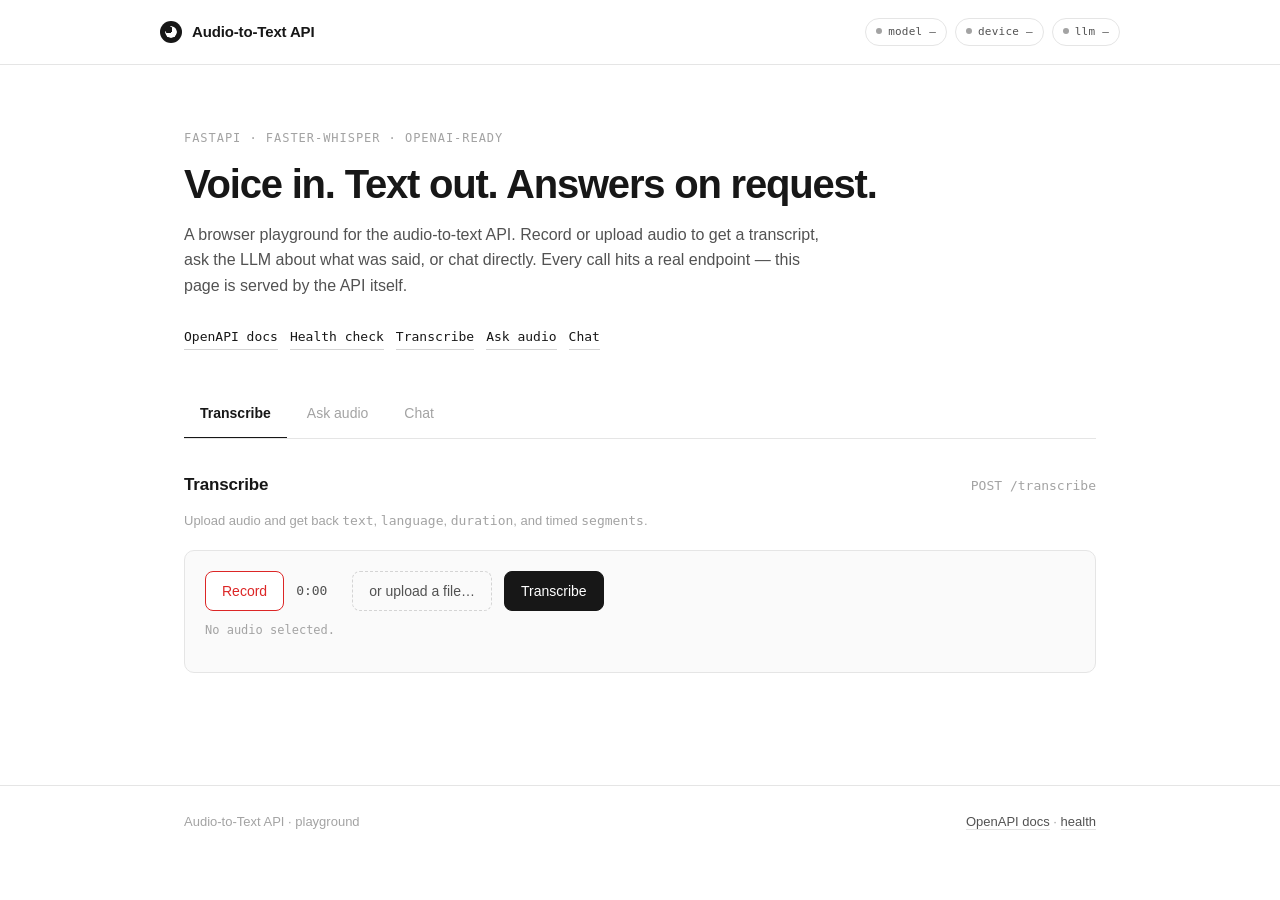
<file: backend/app/playground.html>
<!doctype html>
<html lang="en">
<head>
<meta charset="utf-8" />
<meta name="viewport" content="width=device-width, initial-scale=1" />
<title>Audio-to-Text API — Playground</title>
<style>
  :root {
    --ink: #171717;
    --ink-soft: #525252;
    --ink-faint: #a3a3a3;
    --paper: #ffffff;
    --paper-soft: #fafafa;
    --line: #e5e5e5;
    --line-strong: #d4d4d4;
    --ok: #16a34a;
    --warn: #d97706;
    --err: #dc2626;
    --mono: "SFMono-Regular", ui-monospace, "Cascadia Code", "Roboto Mono", Menlo, Consolas, monospace;
    --sans: -apple-system, BlinkMacSystemFont, "Segoe UI", Roboto, "Helvetica Neue", Arial, sans-serif;
  }
  * { box-sizing: border-box; }
  html { scroll-behavior: smooth; }
  body {
    margin: 0;
    background: var(--paper);
    color: var(--ink);
    font-family: var(--sans);
    font-size: 15px;
    line-height: 1.6;
    -webkit-font-smoothing: antialiased;
  }
  .wrap { max-width: 960px; margin: 0 auto; padding: 0 24px; }

  /* Header */
  header.site {
    border-bottom: 1px solid var(--line);
    background: var(--paper);
  }
  .nav {
    display: flex; align-items: center; justify-content: space-between;
    gap: 16px; padding: 18px 0;
  }
  .brand { display: flex; align-items: center; gap: 10px; font-weight: 600; letter-spacing: -0.01em; }
  .brand .mark {
    width: 22px; height: 22px; border-radius: 50%;
    background: var(--ink); position: relative;
  }
  .brand .mark::after {
    content: ""; position: absolute; inset: 5px;
    border-radius: 50%; background: var(--paper);
    -webkit-mask: radial-gradient(circle at 30% 30%, transparent 30%, #000 31%);
            mask: radial-gradient(circle at 30% 30%, transparent 30%, #000 31%);
  }
  .pills { display: flex; flex-wrap: wrap; gap: 8px; }
  .pill {
    font-family: var(--mono); font-size: 11px; letter-spacing: 0.02em;
    padding: 4px 10px; border: 1px solid var(--line); border-radius: 999px;
    color: var(--ink-soft); white-space: nowrap;
  }
  .pill .dot { display: inline-block; width: 6px; height: 6px; border-radius: 50%; margin-right: 6px; vertical-align: 1px; background: var(--ink-faint); }
  .pill .dot.ok { background: var(--ok); }
  .pill .dot.warn { background: var(--warn); }

  /* Intro */
  .intro { padding: 64px 0 40px; }
  .eyebrow {
    font-family: var(--mono); font-size: 12px; letter-spacing: 0.08em;
    text-transform: uppercase; color: var(--ink-faint); margin: 0 0 14px;
  }
  h1 { font-size: 40px; line-height: 1.1; letter-spacing: -0.03em; margin: 0 0 16px; font-weight: 650; }
  .lede { color: var(--ink-soft); max-width: 640px; margin: 0 0 28px; font-size: 16px; }
  .links { display: flex; flex-wrap: wrap; gap: 12px; font-family: var(--mono); font-size: 13px; }
  .links a { color: var(--ink); text-decoration: none; border-bottom: 1px solid var(--line-strong); padding-bottom: 2px; }
  .links a:hover { border-color: var(--ink); }

  /* Tabs */
  .tabs {
    display: flex; gap: 4px; border-bottom: 1px solid var(--line);
    margin-bottom: 32px; overflow-x: auto;
  }
  .tab {
    appearance: none; background: none; border: none; cursor: pointer;
    font: inherit; font-size: 14px; color: var(--ink-faint);
    padding: 12px 16px; border-bottom: 2px solid transparent; margin-bottom: -1px;
    white-space: nowrap;
  }
  .tab:hover { color: var(--ink); }
  .tab.active { color: var(--ink); border-bottom-color: var(--ink); font-weight: 600; }

  /* Panels */
  .panel { display: none; padding-bottom: 72px; }
  .panel.active { display: block; }
  .panel-head { display: flex; align-items: baseline; justify-content: space-between; gap: 16px; flex-wrap: wrap; margin-bottom: 8px; }
  .panel-head h2 { font-size: 17px; margin: 0; letter-spacing: -0.01em; }
  .panel-head code.path { font-family: var(--mono); font-size: 13px; color: var(--ink-faint); }

  /* Audio controls */
  .recorder {
    border: 1px solid var(--line); border-radius: 10px;
    background: var(--paper-soft); padding: 20px; margin: 18px 0;
  }
  .row { display: flex; flex-wrap: wrap; align-items: center; gap: 12px; }
  .btn {
    appearance: none; border: 1px solid var(--line-strong); background: var(--paper);
    color: var(--ink); font: inherit; font-size: 14px; cursor: pointer;
    padding: 8px 16px; border-radius: 8px; display: inline-flex; align-items: center; gap: 8px;
    transition: border-color 120ms ease, background 120ms ease;
  }
  .btn:hover { border-color: var(--ink); }
  .btn:disabled { opacity: 0.45; cursor: not-allowed; }
  .btn.solid { background: var(--ink); color: var(--paper); border-color: var(--ink); }
  .btn.solid:hover { background: #000; }
  .btn.rec { border-color: var(--err); color: var(--err); }
  .btn.rec .blink {
    width: 8px; height: 8px; border-radius: 50%; background: var(--err);
    animation: blink 1s step-end infinite;
  }
  @keyframes blink { 50% { opacity: 0; } }
  .file-label {
    border: 1px dashed var(--line-strong); border-radius: 8px; padding: 8px 16px;
    font-size: 14px; color: var(--ink-soft); cursor: pointer;
  }
  .file-label:hover { border-color: var(--ink); color: var(--ink); }
  input[type="file"] { display: none; }
  .source-note { font-family: var(--mono); font-size: 12px; color: var(--ink-faint); margin-top: 10px; }
  .hint { font-size: 13px; color: var(--ink-faint); }
  .timer { font-family: var(--mono); font-size: 13px; color: var(--ink-soft); min-width: 44px; }

  /* Form fields */
  textarea, input[type="text"] {
    width: 100%; font: inherit; font-size: 14px;
    border: 1px solid var(--line-strong); border-radius: 8px;
    padding: 10px 12px; color: var(--ink); background: var(--paper);
    resize: vertical;
  }
  textarea:focus, input[type="text"]:focus { outline: none; border-color: var(--ink); }
  label.field { display: block; font-size: 13px; color: var(--ink-soft); margin: 18px 0 6px; }

  /* Chat */
  .chat-window {
    border: 1px solid var(--line); border-radius: 10px;
    min-height: 220px; max-height: 380px; overflow-y: auto;
    padding: 20px; margin: 18px 0; background: var(--paper-soft);
    display: flex; flex-direction: column; gap: 14px;
  }
  .msg { max-width: 78%; padding: 10px 14px; border-radius: 10px; font-size: 14px; white-space: pre-wrap; word-break: break-word; }
  .msg.user { align-self: flex-end; background: var(--ink); color: var(--paper); border-bottom-right-radius: 2px; }
  .msg.assistant { align-self: flex-start; background: var(--paper); border: 1px solid var(--line); border-bottom-left-radius: 2px; }
  .msg .role { display: block; font-family: var(--mono); font-size: 10px; text-transform: uppercase; letter-spacing: 0.08em; opacity: 0.55; margin-bottom: 4px; }
  .chat-input { display: flex; gap: 10px; }
  .chat-input input { flex: 1; }

  /* Results */
  .result { margin-top: 22px; }
  .result-head { display: flex; align-items: center; justify-content: space-between; gap: 12px; margin-bottom: 8px; }
  .result-head h3 { font-size: 13px; font-weight: 600; margin: 0; }
  .copy {
    appearance: none; background: none; border: none; cursor: pointer;
    font-family: var(--mono); font-size: 12px; color: var(--ink-faint); padding: 2px 4px;
  }
  .copy:hover { color: var(--ink); }
  pre.json {
    font-family: var(--mono); font-size: 12.5px; line-height: 1.7;
    background: var(--paper-soft); border: 1px solid var(--line); border-radius: 10px;
    padding: 16px 18px; overflow-x: auto; margin: 0; white-space: pre-wrap; word-break: break-word;
  }
  .status { font-size: 14px; margin: 12px 0 0; min-height: 22px; }
  .status .err { color: var(--err); }
  .status .ok { color: var(--ok); }
  .status .busy { color: var(--ink-faint); }

  footer.site { border-top: 1px solid var(--line); padding: 26px 0 40px; color: var(--ink-faint); font-size: 13px; }
  footer.site .row { justify-content: space-between; }
  footer.site a { color: var(--ink-soft); text-decoration: none; border-bottom: 1px solid var(--line); }
  footer.site a:hover { border-color: var(--ink); color: var(--ink); }

  @media (max-width: 640px) {
    h1 { font-size: 30px; }
    .msg { max-width: 90%; }
  }
</style>
</head>
<body>

<header class="site">
  <div class="wrap nav">
    <div class="brand">
      <span class="mark"></span>
      Audio-to-Text API
    </div>
    <div class="pills" id="pills">
      <span class="pill"><span class="dot" id="dot-model"></span><span id="pill-model">model —</span></span>
      <span class="pill"><span class="dot" id="dot-device"></span><span id="pill-device">device —</span></span>
      <span class="pill"><span class="dot" id="dot-llm"></span><span id="pill-llm">llm —</span></span>
    </div>
  </div>
</header>

<main class="wrap">
  <section class="intro">
    <p class="eyebrow">FastAPI · faster-whisper · OpenAI-ready</p>
    <h1>Voice in. Text out. Answers on request.</h1>
    <p class="lede">
      A browser playground for the audio-to-text API. Record or upload audio to get a
      transcript, ask the LLM about what was said, or chat directly. Every call hits a
      real endpoint — this page is served by the API itself.
    </p>
    <div class="links">
      <a href="/docs">OpenAPI docs</a>
      <a href="/">Health check</a>
      <a href="#transcribe">Transcribe</a>
      <a href="#ask">Ask audio</a>
      <a href="#chat">Chat</a>
    </div>
  </section>

  <nav class="tabs" id="tabs">
    <button class="tab active" data-tab="transcribe">Transcribe</button>
    <button class="tab" data-tab="ask">Ask audio</button>
    <button class="tab" data-tab="chat">Chat</button>
  </nav>

  <!-- Transcribe -->
  <section class="panel active" id="panel-transcribe">
    <div class="panel-head">
      <h2>Transcribe</h2>
      <code class="path">POST /transcribe</code>
    </div>
    <p class="hint">Upload audio and get back <code>text</code>, <code>language</code>, <code>duration</code>, and timed <code>segments</code>.</p>

    <div class="recorder">
      <div class="row">
        <button class="btn rec" id="rec-btn" type="button">
          <span class="blink" id="rec-blink" style="display:none"></span><span id="rec-label">Record</span>
        </button>
        <span class="timer" id="timer">0:00</span>
        <label class="file-label" for="file-input">or upload a file…</label>
        <input type="file" id="file-input" accept=".mp3,.wav,.m4a,.aac,.ogg,.oga,.opus,.flac,.webm,.mp4,audio/*" />
        <button class="btn solid" id="go-btn" type="button">Transcribe</button>
      </div>
      <p class="source-note" id="source-note">No audio selected.</p>
    </div>
    <p class="status" id="status-transcribe"></p>

    <div class="result" id="result-transcribe" style="display:none">
      <div class="result-head">
        <h3>Response</h3>
        <button class="copy" type="button" data-copy="json-transcribe">copy</button>
      </div>
      <pre class="json" id="json-transcribe"></pre>
    </div>
  </section>

  <!-- Ask audio -->
  <section class="panel" id="panel-ask">
    <div class="panel-head">
      <h2>Ask audio</h2>
      <code class="path">POST /ask-audio</code>
    </div>
    <p class="hint">Transcribe the audio, then send the transcript to the LLM. Returns <code>transcript</code> and <code>answer</code>.</p>

    <div class="recorder">
      <div class="row">
        <button class="btn rec" id="rec-btn-2" type="button">
          <span class="blink" id="rec-blink-2" style="display:none"></span><span id="rec-label-2">Record</span>
        </button>
        <span class="timer" id="timer-2">0:00</span>
        <label class="file-label" for="file-input-2">or upload a file…</label>
        <input type="file" id="file-input-2" accept=".mp3,.wav,.m4a,.aac,.ogg,.oga,.opus,.flac,.webm,.mp4,audio/*" />
        <button class="btn solid" id="ask-btn" type="button">Transcribe + ask</button>
      </div>
      <p class="source-note" id="source-note-2">No audio selected.</p>
      <label class="field" for="system-prompt">System prompt <span class="hint">(optional — defaults to “concise, helpful assistant”)</span></label>
      <textarea id="system-prompt" rows="2" placeholder="You are a concise, helpful assistant. Respond directly to the user's spoken message."></textarea>
    </div>
    <p class="status" id="status-ask"></p>

    <div class="result" id="result-ask" style="display:none">
      <div class="result-head">
        <h3>Response</h3>
        <button class="copy" type="button" data-copy="json-ask">copy</button>
      </div>
      <pre class="json" id="json-ask"></pre>
    </div>
  </section>

  <!-- Chat -->
  <section class="panel" id="panel-chat">
    <div class="panel-head">
      <h2>Chat</h2>
      <code class="path">POST /chat</code>
    </div>
    <p class="hint">Send JSON chat messages straight to the LLM. No audio involved.</p>

    <div class="chat-window" id="chat-window">
      <div class="msg assistant"><span class="role">assistant</span>Send a message to start the conversation. This endpoint accepts a JSON body like <code>{"messages":[{"role":"user","content":"hi"}]}</code>.</div>
    </div>
    <div class="chat-input">
      <input type="text" id="chat-input" placeholder="Message the LLM…" autocomplete="off" />
      <button class="btn solid" id="chat-btn" type="button">Send</button>
    </div>
    <p class="status" id="status-chat"></p>

    <div class="result" id="result-chat" style="display:none">
      <div class="result-head">
        <h3>Last request / response</h3>
        <button class="copy" type="button" data-copy="json-chat">copy</button>
      </div>
      <pre class="json" id="json-chat"></pre>
    </div>
  </section>
</main>

<footer class="site">
  <div class="wrap row">
    <span>Audio-to-Text API · playground</span>
    <span><a href="/docs">OpenAPI docs</a> · <a href="/">health</a></span>
  </div>
</footer>

<script>
(() => {
  "use strict";

  /* ---------- shared helpers ---------- */

  const $ = (id) => document.getElementById(id);
  const fmt = (obj) => JSON.stringify(obj, null, 2);

  async function postForm(url, body, isJson) {
    const res = await fetch(url, {
      method: "POST",
      body,
      headers: isJson ? { "Content-Type": "application/json" } : undefined,
    });
    let data = null;
    try { data = await res.json(); } catch (_) { /* non-JSON body */ }
    if (!res.ok) {
      const detail = data && data.detail ? (typeof data.detail === "string" ? data.detail : fmt(data.detail)) : res.statusText;
      const err = new Error(detail);
      err.status = res.status;
      throw err;
    }
    return data;
  }

  function show(statusEl, message, kind) {
    statusEl.innerHTML = "";
    const span = document.createElement("span");
    span.className = kind || "";
    span.textContent = message;
    statusEl.appendChild(span);
  }

  function reveal(jsonEl, statusEl, data, okMessage) {
    jsonEl.textContent = fmt(data);
    jsonEl.closest(".result").style.display = "block";
    show(statusEl, okMessage, "ok");
  }

  /* ---------- health ---------- */

  async function loadHealth() {
    try {
      const res = await fetch("/");
      const data = await res.json();
      const set = (id, label, ok) => {
        $(id).textContent = label;
        $(id + "-dot").className = "dot" + (ok ? " ok" : "");
      };
      set("pill-model", "model " + data.model, true);
      set("pill-device", "device " + data.device, true);
      const live = data.llm === "openai";
      set("pill-llm", "llm " + data.llm, live);
      $( "pill-llm" ).title = live ? "" : "Set OPENAI_API_KEY to enable live LLM answers (mock mode otherwise).";
    } catch (_) {
      set("pill-model", "model —", false);
      set("pill-device", "device —", false);
      set("pill-llm", "llm —", false);
    }
  }

  /* ---------- recorder ---------- */

  function makeRecorder(cfg) {
    let mediaRecorder = null;
    let chunks = [];
    let timerId = null;
    let seconds = 0;
    let stream = null;

    function tick() {
      seconds += 1;
      cfg.timerEl.textContent = Math.floor(seconds / 60) + ":" + String(seconds % 60).padStart(2, "0");
    }

    return {
      async start() {
        if (mediaRecorder) return;
        try {
          stream = await navigator.mediaDevices.getUserMedia({ audio: true });
        } catch (_) {
          cfg.onError("Microphone unavailable. Check browser permissions, or upload an audio file instead.");
          return;
        }
        const mime = pickMime();
        try {
          mediaRecorder = new MediaRecorder(stream, mime ? { mimeType: mime } : undefined);
        } catch (_) {
          mediaRecorder = new MediaRecorder(stream);
        }
        chunks = [];
        mediaRecorder.ondataavailable = (e) => { if (e.data.size > 0) chunks.push(e.data); };
        mediaRecorder.onstop = () => {
          const type = mediaRecorder.mimeType || mime || "audio/webm";
          const blob = new Blob(chunks, { type });
          cfg.onBlob(blob, nameFor(type));
          stream.getTracks().forEach((t) => t.stop());
          stream = null;
          mediaRecorder = null;
        };
        mediaRecorder.start();
        seconds = 0;
        cfg.timerEl.textContent = "0:00";
        timerId = setInterval(tick, 1000);
        cfg.setRecording(true);
      },
      stop() {
        if (!mediaRecorder) return;
        mediaRecorder.stop();
        clearInterval(timerId);
        cfg.setRecording(false);
      },
    };
  }

  function pickMime() {
    const candidates = ["audio/webm;codecs=opus", "audio/webm", "audio/ogg;codecs=opus", "audio/mp4"];
    return candidates.find((t) => MediaRecorder.isTypeSupported(t)) || null;
  }

  function nameFor(mime) {
    if (mime.includes("ogg")) return "recording.ogg";
    if (mime.includes("mp4") || mime.includes("aac")) return "recording.m4a";
    if (mime.includes("wav")) return "recording.wav";
    return "recording.webm";
  }

  /* ---------- wire up the three tabs ---------- */

  const TABS = ["transcribe", "ask", "chat"];
  $("tabs").addEventListener("click", (e) => {
    const tab = e.target.closest(".tab");
    if (!tab) return;
    const name = tab.dataset.tab;
    document.querySelectorAll(".tab").forEach((el) => el.classList.toggle("active", el === tab));
    TABS.forEach((t) => $("panel-" + t).classList.toggle("active", t === name));
  });

  function bindPicker(fileInputId, noteId) {
    const input = $(fileInputId);
    input.addEventListener("change", () => {
      const f = input.files && input.files[0];
      $(noteId).textContent = f ? "Selected file: " + f.name + " (" + Math.round(f.size / 1024) + " KB)" : "No audio selected.";
    });
  }
  bindPicker("file-input", "source-note");
  bindPicker("file-input-2", "source-note-2");

  function makeAudioState(recBtnId, recLabelId, recBlinkId, timerId, noteId, fileInputId) {
    const state = { blob: null, file: null };
    const rec = makeRecorder({
      timerEl: $(timerId),
      setRecording(on) {
        $(recBtnId).classList.toggle("rec", on);
        $(recBlinkId).style.display = on ? "inline-block" : "none";
        $(recLabelId).textContent = on ? "Stop" : "Record";
      },
      onBlob(blob) {
        state.blob = blob;
        state.file = null;
        $(fileInputId).value = "";
        $(noteId).textContent = "Recording: " + blob.size + " bytes (" + blob.type + ")";
      },
      onError(msg) { $(noteId).textContent = msg; },
    });
    $(recBtnId).addEventListener("click", () => {
      if ($(recBtnId).classList.contains("rec")) rec.stop();
      else rec.start();
    });
    $(fileInputId).addEventListener("change", () => {
      const f = $(fileInputId).files && $(fileInputId).files[0];
      if (f) { state.file = f; state.blob = null; }
    });
    return state;
  }

  const t = makeAudioState("rec-btn", "rec-label", "rec-blink", "timer", "source-note", "file-input");
  const a = makeAudioState("rec-btn-2", "rec-label-2", "rec-blink-2", "timer-2", "source-note-2", "file-input-2");

  function audioFormData(state, extra) {
    const form = new FormData();
    if (state.blob) form.append("file", state.blob, nameFor(state.blob.type));
    else if (state.file) form.append("file", state.file, state.file.name);
    else return null;
    if (extra) extra(form);
    return form;
  }

  $("go-btn").addEventListener("click", async () => {
    const status = $("status-transcribe");
    const form = audioFormData(t);
    if (!form) { show(status, "Record or upload an audio file first.", "err"); return; }
    $("go-btn").disabled = true;
    show(status, "Transcribing…", "busy");
    try {
      const data = await postForm("/transcribe", form);
      reveal($("json-transcribe"), status, data, "Done — transcript below.");
    } catch (e) {
      show(status, (e.status ? "HTTP " + e.status + ": " : "") + e.message, "err");
    } finally {
      $("go-btn").disabled = false;
    }
  });

  $("ask-btn").addEventListener("click", async () => {
    const status = $("status-ask");
    const form = audioFormData(a, (f) => {
      const prompt = $("system-prompt").value.trim();
      if (prompt) f.append("system_prompt", prompt);
    });
    if (!form) { show(status, "Record or upload an audio file first.", "err"); return; }
    $("ask-btn").disabled = true;
    show(status, "Transcribing, then asking the LLM…", "busy");
    try {
      const data = await postForm("/ask-audio", form);
      reveal($("json-ask"), status, data, "Done — transcript and answer below.");
    } catch (e) {
      show(status, (e.status ? "HTTP " + e.status + ": " : "") + e.message, "err");
    } finally {
      $("ask-btn").disabled = false;
    }
  });

  const chatWindow = $("chat-window");
  const chatHistory = [];
  let chatBusy = false;

  function appendMsg(role, content) {
    const div = document.createElement("div");
    div.className = "msg " + role;
    const label = document.createElement("span");
    label.className = "role";
    label.textContent = role;
    div.appendChild(label);
    div.appendChild(document.createTextNode(content));
    chatWindow.appendChild(div);
    chatWindow.scrollTop = chatWindow.scrollHeight;
  }

  async function sendChat() {
    const input = $("chat-input");
    const text = input.value.trim();
    const status = $("status-chat");
    if (!text || chatBusy) return;
    chatHistory.push({ role: "user", content: text });
    appendMsg("user", text);
    input.value = "";
    chatBusy = true;
    $("chat-btn").disabled = true;
    show(status, "Waiting for the LLM…", "busy");
    try {
      const data = await postForm("/chat", JSON.stringify({ messages: chatHistory }), true);
      chatHistory.push({ role: "assistant", content: data.answer });
      appendMsg("assistant", data.answer);
      reveal($("json-chat"), status, { request: { messages: chatHistory.slice(0, -1) }, response: data }, "Done.");
    } catch (e) {
      show(status, (e.status ? "HTTP " + e.status + ": " : "") + e.message, "err");
    } finally {
      chatBusy = false;
      $("chat-btn").disabled = false;
      input.focus();
    }
  }

  $("chat-btn").addEventListener("click", sendChat);
  $("chat-input").addEventListener("keydown", (e) => { if (e.key === "Enter") sendChat(); });

  /* copy buttons */
  document.querySelectorAll(".copy").forEach((btn) => {
    btn.addEventListener("click", async () => {
      const text = $(btn.dataset.copy).textContent;
      try {
        await navigator.clipboard.writeText(text);
        btn.textContent = "copied";
        setTimeout(() => { btn.textContent = "copy"; }, 1200);
      } catch (_) { /* clipboard unavailable */ }
    });
  });

  loadHealth();
})();
</script>
</body>
</html>
</file>
